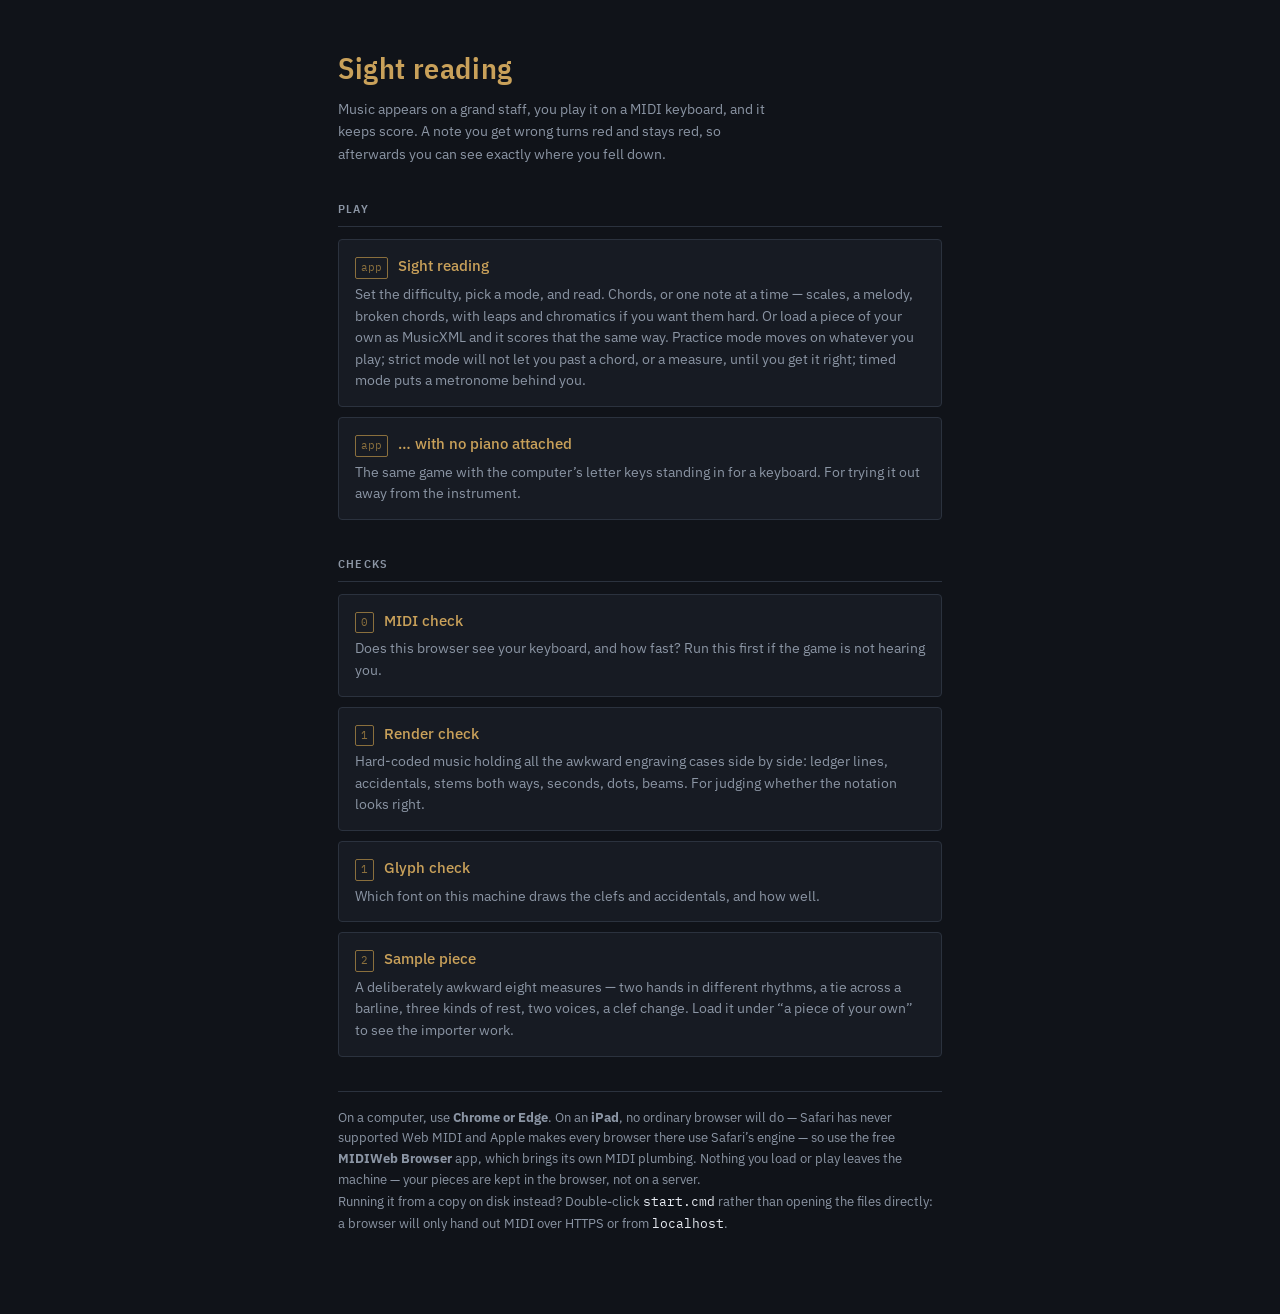
<file: index.html>
<!doctype html>
<html lang="en">
<head>
<meta charset="utf-8">
<meta name="viewport" content="width=device-width, initial-scale=1">
<title>Sight reading</title>
<link rel="stylesheet" href="https://fonts.googleapis.com/css2?family=IBM+Plex+Mono:wght@400;500&family=IBM+Plex+Sans+Condensed:wght@600&family=IBM+Plex+Sans:wght@400;500&display=swap">
<style>
:root{
  --ground:#101319; --panel:#171b23; --panel-hi:#1e242e; --line:#2b323e;
  --ink:#e7ebf2; --dim:#8b95a4; --brass:#c9a15a; --brass-soft:#8a6f3d;
  --sans:"IBM Plex Sans",system-ui,-apple-system,"Segoe UI",sans-serif;
  --cond:"IBM Plex Sans Condensed","IBM Plex Sans",system-ui,sans-serif;
  --mono:"IBM Plex Mono",ui-monospace,Consolas,monospace;
}
*{box-sizing:border-box}
body{margin:0;background:var(--ground);color:var(--ink);
  font-family:var(--sans);font-size:15px;line-height:1.6}
.wrap{max-width:640px;margin:0 auto;padding:44px 18px 80px}
h1{font-family:var(--cond);font-weight:600;font-size:30px;margin:0 0 6px;
  letter-spacing:.02em;color:var(--brass)}
.tag{color:var(--dim);font-size:14px;margin:0 0 34px;max-width:54ch}
h2{font-family:var(--cond);font-weight:600;text-transform:uppercase;
  letter-spacing:.1em;font-size:12px;color:var(--dim);
  margin:0 0 12px;padding-bottom:8px;border-bottom:1px solid var(--line)}
h2.later{margin-top:34px}
ul{list-style:none;margin:0;padding:0;display:flex;flex-direction:column;gap:10px}
a.card{display:block;text-decoration:none;color:inherit;
  background:var(--panel);border:1px solid var(--line);border-radius:4px;padding:14px 16px}
a.card:hover{border-color:var(--brass-soft);background:var(--panel-hi)}
a.card:focus-visible{outline:2px solid var(--brass);outline-offset:2px}
.ct{display:flex;align-items:baseline;gap:10px;flex-wrap:wrap}
.ph{font-family:var(--mono);font-size:11px;color:var(--brass-soft);
  border:1px solid var(--brass-soft);border-radius:2px;padding:1px 5px}
.cn{font-weight:500;color:var(--brass)}
.cd{color:var(--dim);font-size:13.5px;margin:5px 0 0}
footer{margin-top:34px;color:var(--dim);font-size:13px;border-top:1px solid var(--line);padding-top:16px}
code{font-family:var(--mono);font-size:12.5px;color:var(--ink)}
</style>
</head>
<body>
<div class="wrap">
  <h1>Sight reading</h1>
  <p class="tag">Music appears on a grand staff, you play it on a MIDI keyboard, and it keeps
    score. A note you get wrong turns red and stays red, so afterwards you can see exactly
    where you fell down.</p>

  <h2>Play</h2>
  <ul>
    <li><a class="card" href="play/">
      <span class="ct"><span class="ph">app</span><span class="cn">Sight reading</span></span>
      <p class="cd">Set the difficulty, pick a mode, and read. Chords, or one note at a time
        &mdash; scales, a melody, broken chords, with leaps and chromatics if you want them
        hard. Or load a piece of your own as MusicXML and it scores that the same way. Practice
        mode moves on whatever you play; strict mode will not let you past a chord, or a
        measure, until you get it right; timed mode puts a metronome behind you.</p>
    </a></li>
    <li><a class="card" href="play/?keys=1">
      <span class="ct"><span class="ph">app</span><span class="cn">&hellip; with no piano attached</span></span>
      <p class="cd">The same game with the computer&rsquo;s letter keys standing in for a
        keyboard. For trying it out away from the instrument.</p>
    </a></li>
  </ul>

  <h2 class="later">Checks</h2>
  <ul>
    <li><a class="card" href="spikes/midi-check/">
      <span class="ct"><span class="ph">0</span><span class="cn">MIDI check</span></span>
      <p class="cd">Does this browser see your keyboard, and how fast? Run this first if the
        game is not hearing you.</p>
    </a></li>
    <li><a class="card" href="spikes/render-check/">
      <span class="ct"><span class="ph">1</span><span class="cn">Render check</span></span>
      <p class="cd">Hard-coded music holding all the awkward engraving cases side by side:
        ledger lines, accidentals, stems both ways, seconds, dots, beams. For judging whether
        the notation looks right.</p>
    </a></li>
    <li><a class="card" href="spikes/glyph-check/">
      <span class="ct"><span class="ph">1</span><span class="cn">Glyph check</span></span>
      <p class="cd">Which font on this machine draws the clefs and accidentals, and how well.</p>
    </a></li>
    <li><a class="card" href="spikes/import-check/sample.musicxml" download>
      <span class="ct"><span class="ph">2</span><span class="cn">Sample piece</span></span>
      <p class="cd">A deliberately awkward eight measures &mdash; two hands in different
        rhythms, a tie across a barline, three kinds of rest, two voices, a clef change. Load it
        under &ldquo;a piece of your own&rdquo; to see the importer work.</p>
    </a></li>
  </ul>

  <footer>On a computer, use <b>Chrome or Edge</b>. On an <b>iPad</b>, no ordinary browser will
    do &mdash; Safari has never supported Web MIDI and Apple makes every browser there use
    Safari&rsquo;s engine &mdash; so use the free <b>MIDIWeb Browser</b> app, which brings its own
    MIDI plumbing. Nothing you load or play leaves the machine &mdash; your pieces are kept in the
    browser, not on a server.
    <br>Running it from a copy on disk instead? Double-click <code>start.cmd</code> rather than
    opening the files directly: a browser will only hand out MIDI over HTTPS or from
    <code>localhost</code>.</footer>
</div>
</body>
</html>
</file>
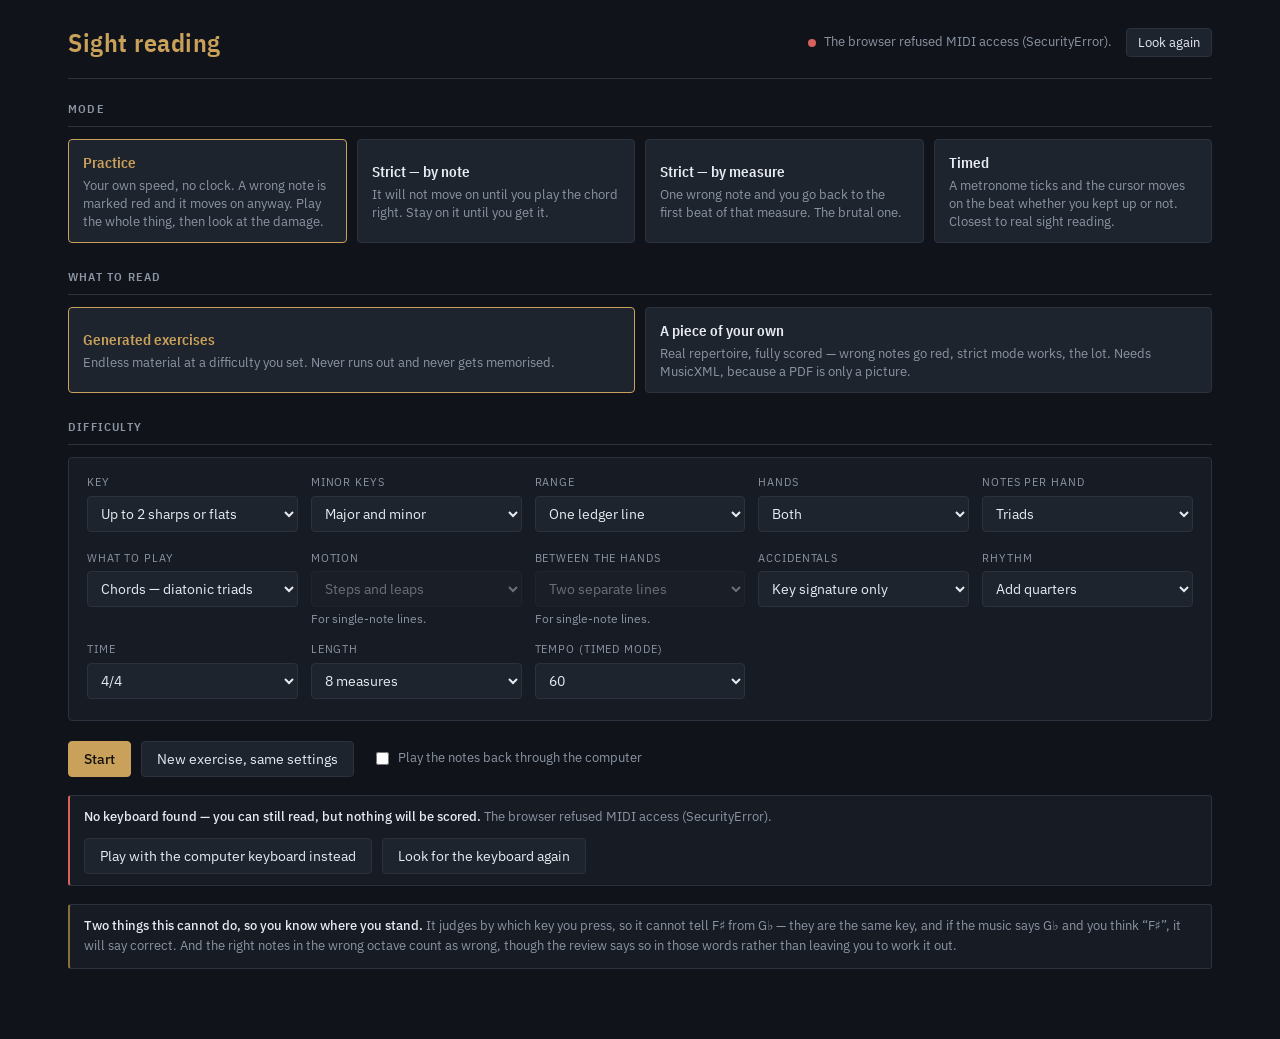
<file: play/index.html>
<!doctype html>
<html lang="en">
<head>
<meta charset="utf-8">
<meta name="viewport" content="width=device-width, initial-scale=1">
<title>Sight reading</title>
<link rel="stylesheet" href="https://fonts.googleapis.com/css2?family=IBM+Plex+Mono:wght@400;500&family=IBM+Plex+Sans+Condensed:wght@600&family=IBM+Plex+Sans:wght@400;500&display=swap">
<link rel="stylesheet" href="style.css">
<link rel="stylesheet" href="score.css">
</head>
<body>
<div class="wrap">

  <div class="top">
    <h1>Sight reading</h1>
    <div class="grow"></div>
    <div class="status"><span class="dot" id="dot"></span><span id="statusText">Looking for your keyboard&hellip;</span></div>
    <button id="retry" class="hide" style="padding:5px 11px;font-size:13px">Look again</button>
    <select id="device" class="hide" style="width:auto"></select>
  </div>

  <!-- ------------------------------------------------------------- setup -->
  <section id="setup">
    <h2>Mode</h2>
    <div class="modes" style="margin-bottom:24px">
      <button class="mode" data-mode="practice" aria-pressed="true">
        <span class="mt">Practice</span>
        <span class="md">Your own speed, no clock. A wrong note is marked red and it moves on
          anyway. Play the whole thing, then look at the damage.</span>
      </button>
      <button class="mode" data-mode="strict-note" aria-pressed="false">
        <span class="mt">Strict &mdash; by note</span>
        <span class="md">It will not move on until you play the chord right. Stay on it until
          you get it.</span>
      </button>
      <button class="mode" data-mode="strict-measure" aria-pressed="false">
        <span class="mt">Strict &mdash; by measure</span>
        <span class="md">One wrong note and you go back to the first beat of that measure.
          The brutal one.</span>
      </button>
      <button class="mode" data-mode="timed" aria-pressed="false">
        <span class="mt">Timed</span>
        <span class="md">A metronome ticks and the cursor moves on the beat whether you kept up
          or not. Closest to real sight reading.</span>
      </button>
    </div>

    <h2>What to read</h2>
    <div class="modes" style="margin-bottom:24px">
      <button class="mode" data-source="generated" aria-pressed="true">
        <span class="mt">Generated exercises</span>
        <span class="md">Endless material at a difficulty you set. Never runs out and never
          gets memorised.</span>
      </button>
      <button class="mode" data-source="imported" aria-pressed="false">
        <span class="mt">A piece of your own</span>
        <span class="md">Real repertoire, fully scored &mdash; wrong notes go red, strict mode
          works, the lot. Needs MusicXML, because a PDF is only a picture.</span>
      </button>
    </div>

    <section id="library" class="hide" style="margin-bottom:24px">
      <div class="panel">
        <div class="row" style="margin-bottom:12px">
          <label class="filebtn">
            <input type="file" id="file" accept=".xml,.musicxml,.mxl" multiple hidden>
            <span>Add a piece&hellip;</span>
          </label>
          <span class="dim small">MusicXML &mdash; <code>.musicxml</code>, <code>.mxl</code>
            or <code>.xml</code></span>
        </div>
        <div id="pieces"></div>
        <p id="importError" class="prompt bad"></p>
        <div class="grid" id="pieceRange" style="margin-top:14px"></div>
      </div>
      <div class="note-box">
        <b>Only a PDF of the piece?</b> A PDF is a picture of music: nothing in it says which
        notes are which, so nothing could be marked right or wrong. Convert it first with
        <b>Audiveris</b>, which is free, runs on your own machine and writes MusicXML. Open the
        PDF in it, let it read the page, fix anything it got wrong, and export. MuseScore is
        also free and exports MusicXML from anything you can open or enter in it.
      </div>
    </section>

    <h2 id="difficultyHeading">Difficulty</h2>
    <div class="panel" id="difficulty" style="margin-bottom:20px">
      <div class="grid" id="settings"></div>
    </div>

    <div class="row">
      <button class="primary" id="start">Start</button>
      <button id="again">New exercise, same settings</button>
      <label class="row small dim" style="gap:6px;margin-left:8px">
        <input type="checkbox" id="sound"> Play the notes back through the computer
      </label>
    </div>

    <div class="note-box hide" id="noMidi" style="border-left-color:#d8615c">
      <b>No keyboard found &mdash; you can still read, but nothing will be scored.</b>
      <span id="noMidiWhy"></span>
      <div class="row" style="margin-top:10px">
        <button id="useKeys">Play with the computer keyboard instead</button>
        <button id="retry2">Look for the keyboard again</button>
      </div>
    </div>

    <div class="note-box">
      <b>Two things this cannot do, so you know where you stand.</b>
      It judges by which key you press, so it cannot tell F&#9839; from G&#9837; &mdash; they are
      the same key, and if the music says G&#9837; and you think &ldquo;F&#9839;&rdquo;, it will
      say correct. And the right notes in the wrong octave count as wrong, though the review
      says so in those words rather than leaving you to work it out.
    </div>
  </section>

  <!-- ------------------------------------------------------------- playing -->
  <section id="playing" class="hide">
    <div class="hud">
      <div class="item"><span id="hKeyLabel">Key</span><b id="hKey">&mdash;</b></div>
      <div class="item">Measure<b id="hMeasure">&mdash;</b></div>
      <div class="item">Accuracy<b id="hAcc">&mdash;</b></div>
      <div class="item">Streak<b id="hStreak">0</b></div>
      <div class="item" id="tempoBox" style="display:none">Tempo<b id="hTempo">&mdash;</b></div>
      <div class="grow"></div>
      <div class="row">
        <button id="stop">Give up</button>
      </div>
    </div>

    <div class="paper"><svg id="score"></svg></div>
    <p class="prompt" id="prompt"></p>
    <div class="held" id="heldKeys"></div>
  </section>

  <!-- ------------------------------------------------------------- review -->
  <section id="review" class="hide">
    <h2>How it went</h2>
    <div class="stats" id="stats"></div>

    <div class="paper" style="margin-bottom:20px"><svg id="reviewScore"></svg></div>

    <div class="row" style="margin-bottom:24px">
      <button class="primary" id="rAgain">Run it again</button>
      <button id="rNew">A new exercise</button>
      <button id="rMisses">Practise the misses</button>
      <button id="rBack">Change the settings</button>
    </div>

    <h2>Every miss, in order</h2>
    <div class="panel">
      <table class="misses">
        <thead><tr><th>Where</th><th>On the page</th><th>You played</th><th></th></tr></thead>
        <tbody id="missList"></tbody>
      </table>
    </div>
  </section>

</div>

<script src="music.js"></script>
<script src="musicxml.js"></script>
<script src="render.js"></script>
<script src="generate.js"></script>
<script src="midi.js"></script>
<script src="judge.js"></script>
<script src="sound.js"></script>
<script src="app.js"></script>
</body>
</html>
</file>
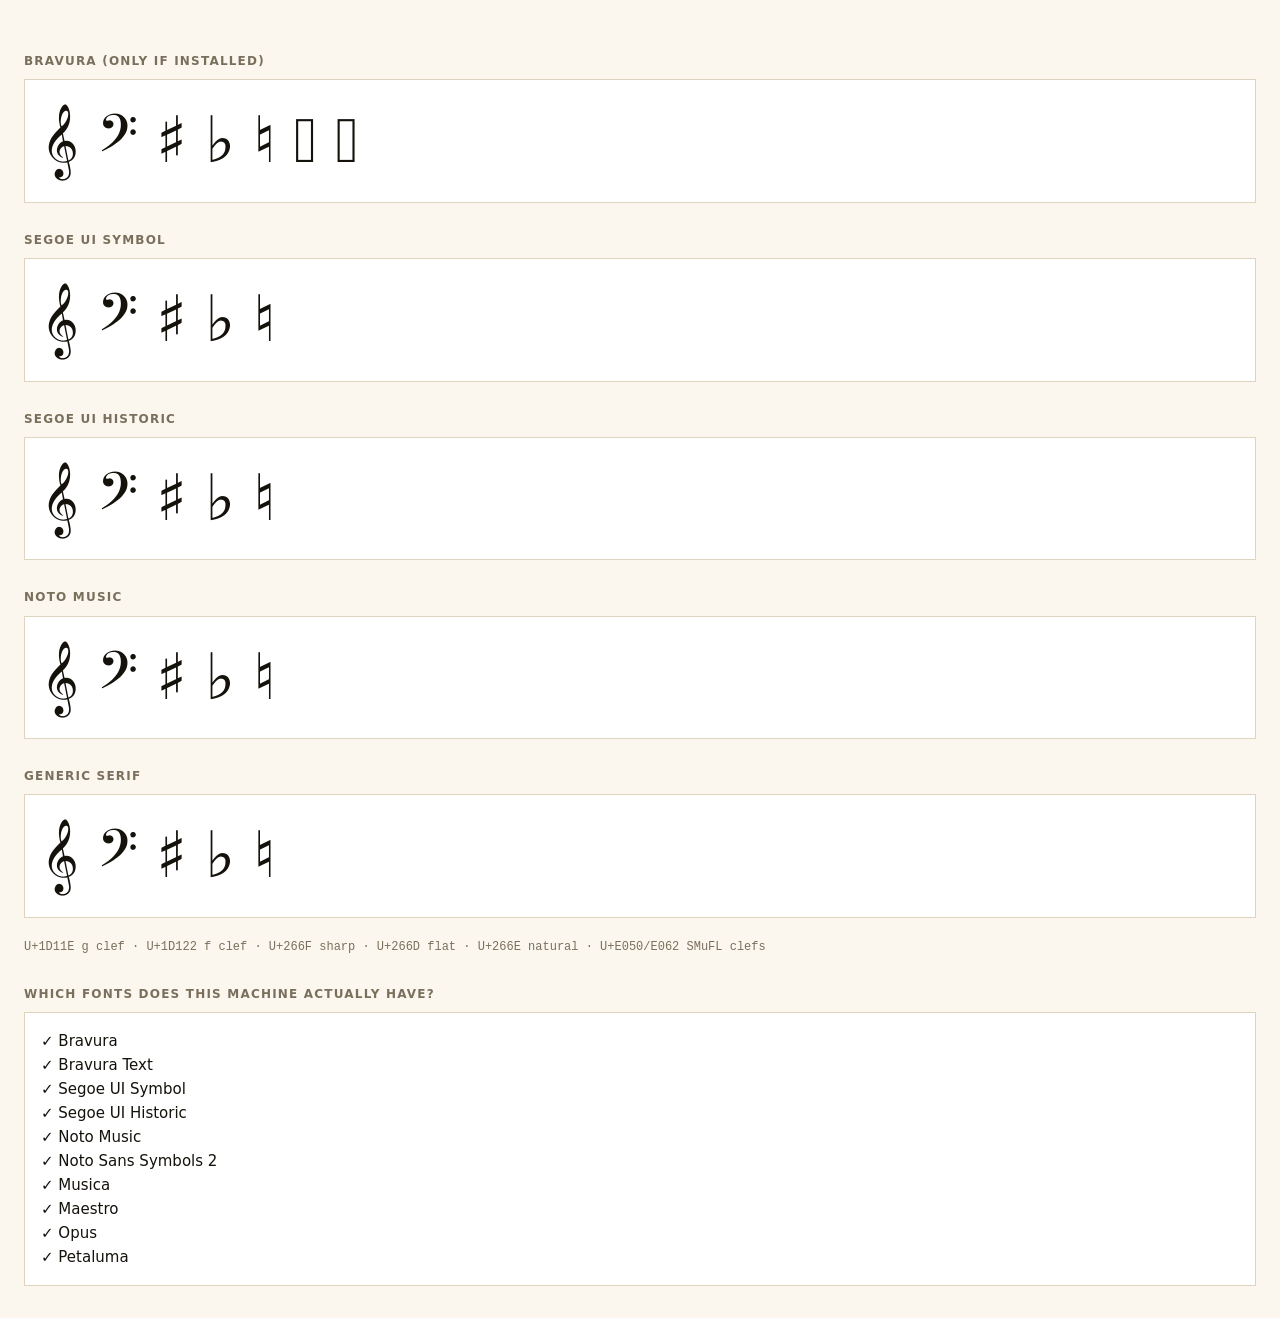
<file: spikes/glyph-check/index.html>
<!doctype html>
<html lang="en">
<head>
<meta charset="utf-8">
<title>Glyph check</title>
<style>
body{margin:0;background:#fbf7ee;color:#15120c;font:15px/1.6 system-ui,sans-serif;padding:24px}
h2{font-size:12px;text-transform:uppercase;letter-spacing:.1em;color:#7a6f5c;margin:28px 0 8px}
.box{background:#fff;border:1px solid #ddd3bf;padding:16px;margin-bottom:8px}
.glyphs span{font-size:64px;line-height:1.4;margin-right:18px;display:inline-block}
.f1{font-family:"Bravura","Bravura Text"}
.f2{font-family:"Segoe UI Symbol"}
.f3{font-family:"Segoe UI Historic"}
.f4{font-family:"Noto Music","Noto Sans Symbols 2"}
.f5{font-family:serif}
code{font:12px ui-monospace,Consolas,monospace;color:#7a6f5c}
</style>
</head>
<body>
<h2>Bravura (only if installed)</h2>
<div class="box glyphs f1"><span>&#x1D11E;</span><span>&#x1D122;</span><span>&#x266F;</span><span>&#x266D;</span><span>&#x266E;</span><span>&#xE050;</span><span>&#xE062;</span></div>
<h2>Segoe UI Symbol</h2>
<div class="box glyphs f2"><span>&#x1D11E;</span><span>&#x1D122;</span><span>&#x266F;</span><span>&#x266D;</span><span>&#x266E;</span></div>
<h2>Segoe UI Historic</h2>
<div class="box glyphs f3"><span>&#x1D11E;</span><span>&#x1D122;</span><span>&#x266F;</span><span>&#x266D;</span><span>&#x266E;</span></div>
<h2>Noto Music</h2>
<div class="box glyphs f4"><span>&#x1D11E;</span><span>&#x1D122;</span><span>&#x266F;</span><span>&#x266D;</span><span>&#x266E;</span></div>
<h2>Generic serif</h2>
<div class="box glyphs f5"><span>&#x1D11E;</span><span>&#x1D122;</span><span>&#x266F;</span><span>&#x266D;</span><span>&#x266E;</span></div>
<p><code>U+1D11E g clef &middot; U+1D122 f clef &middot; U+266F sharp &middot; U+266D flat &middot; U+266E natural &middot; U+E050/E062 SMuFL clefs</code></p>
<h2>Which fonts does this machine actually have?</h2>
<div class="box"><div id="have"></div></div>
<script>
const probe = ["Bravura","Bravura Text","Segoe UI Symbol","Segoe UI Historic","Noto Music",
               "Noto Sans Symbols 2","Musica","Maestro","Opus","Petaluma"];
const out = [];
for (const f of probe) {
  let ok = false;
  try { ok = document.fonts.check("64px \"" + f + "\""); } catch (e) { ok = false; }
  out.push((ok ? "&#10003; " : "&#10007; ") + f);
}
document.getElementById("have").innerHTML = out.join("<br>");
</script>
</body>
</html>
</file>
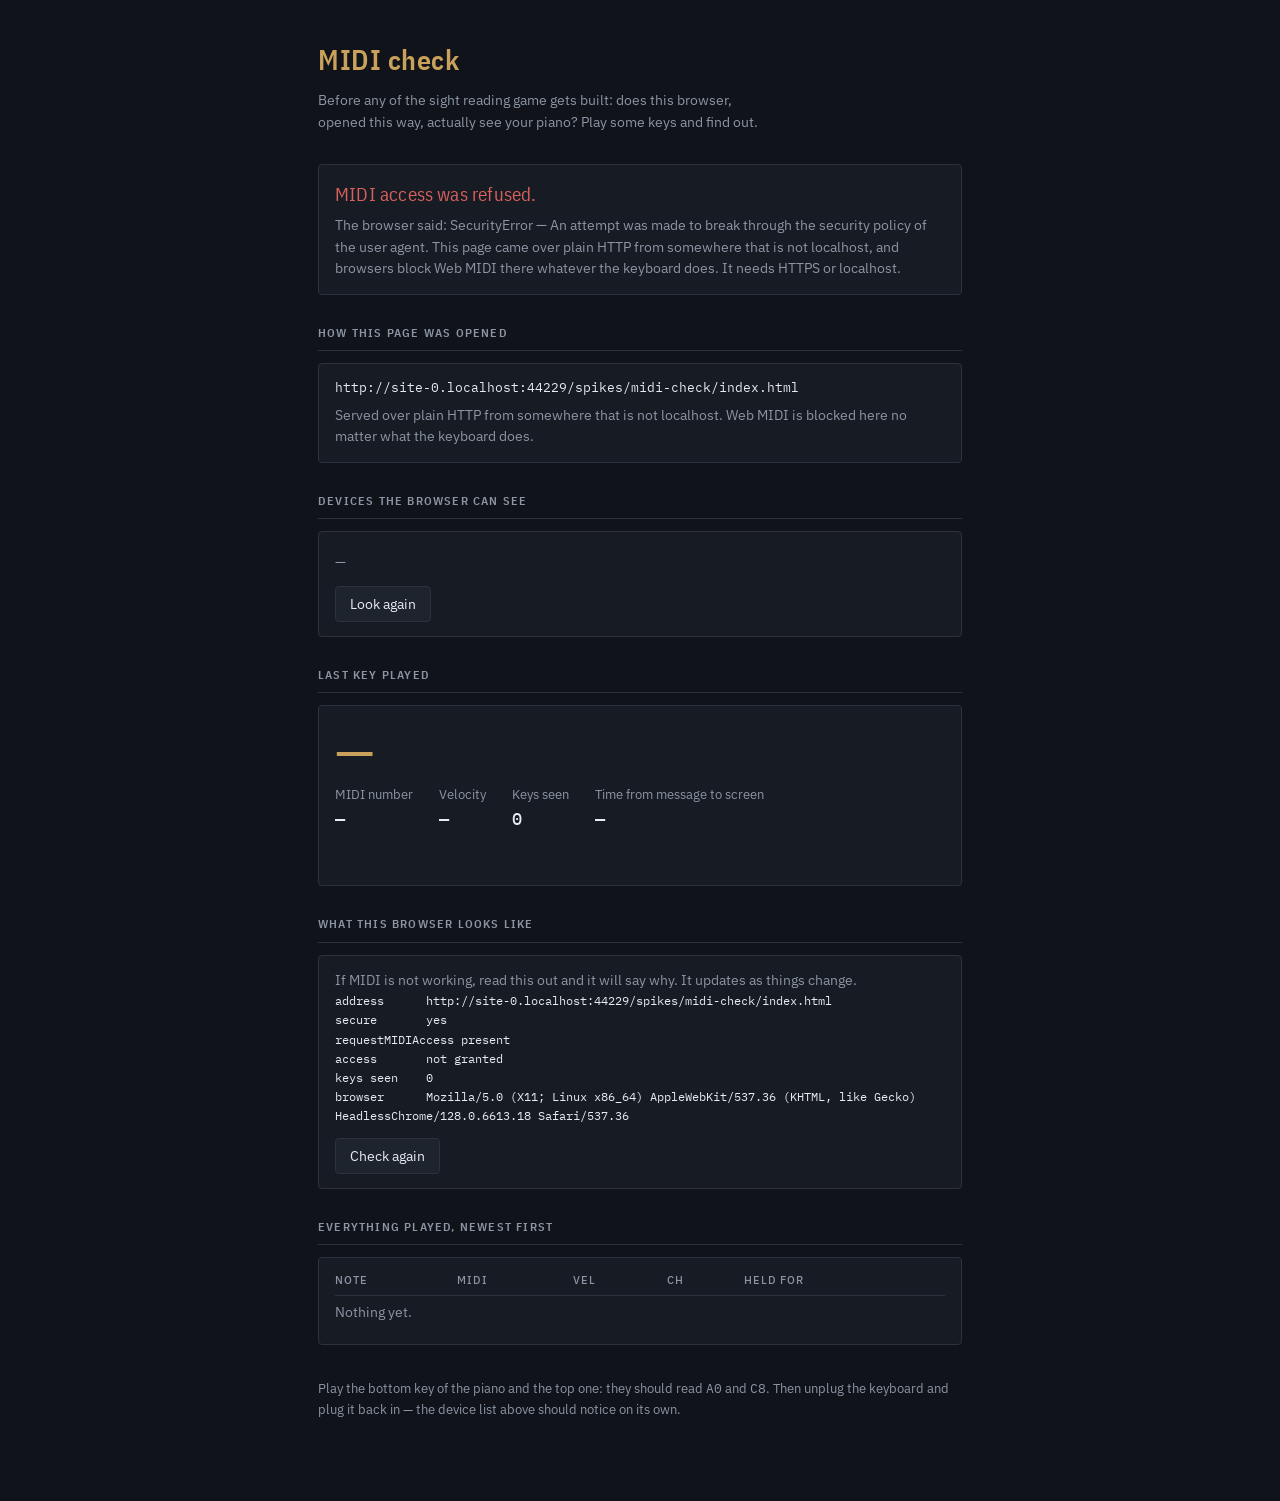
<file: spikes/midi-check/index.html>
<!doctype html>
<html lang="en">
<head>
<meta charset="utf-8">
<meta name="viewport" content="width=device-width, initial-scale=1">
<title>MIDI check</title>
<link rel="stylesheet" href="https://fonts.googleapis.com/css2?family=IBM+Plex+Mono:wght@400;500&family=IBM+Plex+Sans+Condensed:wght@600&family=IBM+Plex+Sans:wght@400;500&display=swap">
<style>
:root{
  --ground:#101319; --panel:#171b23; --panel-hi:#1e242e; --line:#2b323e;
  --ink:#e7ebf2; --dim:#8b95a4; --brass:#c9a15a; --brass-soft:#8a6f3d;
  --good:#6fbf73; --bad:#d8615c;
  --sans:"IBM Plex Sans",system-ui,-apple-system,"Segoe UI",sans-serif;
  --cond:"IBM Plex Sans Condensed","IBM Plex Sans",system-ui,sans-serif;
  --mono:"IBM Plex Mono",ui-monospace,Consolas,monospace;
}
*{box-sizing:border-box}
body{margin:0;background:var(--ground);color:var(--ink);
  font-family:var(--sans);font-size:15px;line-height:1.6}
.wrap{max-width:680px;margin:0 auto;padding:38px 18px 80px}
h1{font-family:var(--cond);font-weight:600;font-size:28px;margin:0 0 6px;
  letter-spacing:.02em;color:var(--brass)}
.tag{color:var(--dim);font-size:14px;margin:0 0 30px;max-width:56ch}
h2{font-family:var(--cond);font-weight:600;text-transform:uppercase;
  letter-spacing:.1em;font-size:12px;color:var(--dim);
  margin:28px 0 12px;padding-bottom:8px;border-bottom:1px solid var(--line)}
.panel{background:var(--panel);border:1px solid var(--line);border-radius:4px;padding:14px 16px}
.verdict{font-family:var(--cond);font-size:19px;letter-spacing:.01em}
.verdict.ok{color:var(--good)} .verdict.no{color:var(--bad)} .verdict.wait{color:var(--brass)}
.note{color:var(--dim);font-size:13.5px;margin:6px 0 0}
.mono{font-family:var(--mono)}
table{border-collapse:collapse;width:100%;font-size:13.5px}
th{text-align:left;font-weight:500;color:var(--dim);font-size:11px;
  text-transform:uppercase;letter-spacing:.08em;padding:0 10px 6px 0;border-bottom:1px solid var(--line)}
td{padding:6px 10px 6px 0;border-bottom:1px solid var(--line);font-family:var(--mono)}
tr:last-child td{border-bottom:none}
.big{font-family:var(--cond);font-size:56px;line-height:1.1;color:var(--brass);margin:0}
.held{display:flex;flex-wrap:wrap;gap:6px;margin-top:10px;min-height:28px}
.key{font-family:var(--mono);font-size:12px;background:var(--panel-hi);
  border:1px solid var(--brass-soft);color:var(--brass);border-radius:3px;padding:2px 7px}
button{font-family:var(--sans);font-size:14px;color:var(--ink);background:var(--panel-hi);
  border:1px solid var(--line);border-radius:4px;padding:8px 14px;cursor:pointer}
button:hover{border-color:var(--brass-soft)}
.row{display:flex;gap:10px;align-items:center;flex-wrap:wrap}
.stat{display:flex;gap:26px;flex-wrap:wrap;margin-top:4px}
.stat div{font-size:13px;color:var(--dim)}
.stat b{display:block;font-family:var(--mono);font-size:17px;color:var(--ink);font-weight:500}
footer{margin-top:34px;color:var(--dim);font-size:13px}
a{color:var(--brass)}
</style>
</head>
<body>
<div class="wrap">
  <h1>MIDI check</h1>
  <p class="tag">Before any of the sight reading game gets built: does this browser, opened this
    way, actually see your piano? Play some keys and find out.</p>

  <div class="panel">
    <div id="verdict" class="verdict wait">Asking the browser for MIDI access&hellip;</div>
    <p id="verdictNote" class="note"></p>
  </div>

  <h2>How this page was opened</h2>
  <div class="panel">
    <div class="mono" id="origin" style="font-size:13px;word-break:break-all"></div>
    <p class="note" id="originNote"></p>
  </div>

  <h2>Devices the browser can see</h2>
  <div class="panel">
    <div id="devices" class="note">&mdash;</div>
    <div class="row" style="margin-top:12px">
      <button id="rescan">Look again</button>
    </div>
  </div>

  <h2>Last key played</h2>
  <div class="panel">
    <p class="big" id="lastNote">&mdash;</p>
    <div class="stat">
      <div>MIDI number<b id="lastNum">&mdash;</b></div>
      <div>Velocity<b id="lastVel">&mdash;</b></div>
      <div>Keys seen<b id="count">0</b></div>
      <div>Time from message to screen<b id="lag">&mdash;</b></div>
    </div>
    <div class="held" id="held"></div>
  </div>

  <h2>What this browser looks like</h2>
  <div class="panel">
    <p class="note" style="margin-top:0">If MIDI is not working, read this out and it will say
      why. It updates as things change.</p>
    <pre id="diag" class="mono" style="font-size:12px;white-space:pre-wrap;word-break:break-word;
      margin:0;color:var(--ink)"></pre>
    <div class="row" style="margin-top:12px"><button id="recheck">Check again</button></div>
  </div>

  <h2>Everything played, newest first</h2>
  <div class="panel">
    <table>
      <thead><tr><th>Note</th><th>MIDI</th><th>Vel</th><th>Ch</th><th>Held for</th></tr></thead>
      <tbody id="log"><tr><td colspan="5" style="font-family:var(--sans);color:var(--dim)">Nothing yet.</td></tr></tbody>
    </table>
  </div>

  <footer>
    Play the bottom key of the piano and the top one: they should read <span class="mono">A0</span>
    and <span class="mono">C8</span>. Then unplug the keyboard and plug it back in &mdash; the device
    list above should notice on its own.
  </footer>
</div>

<script>
const NAMES = ["C","C#","D","D#","E","F","F#","G","G#","A","A#","B"];
function noteName(n){ return NAMES[n % 12] + (Math.floor(n / 12) - 1); }

const $ = id => document.getElementById(id);
let access = null, count = 0, lags = [], where = "unknown";
const held = new Map();        // midi number -> {t, name}
const rows = [];

// --- where are we running from -------------------------------------------------
(function describeOrigin(){
  const p = location.protocol;
  $("origin").textContent = location.href;
  let msg;
  if (p === "file:") {
    where = "file";
    msg = "Opened straight off the disk. Chrome usually counts this as a secure context, but if " +
          "MIDI is refused below, that is why — use the hosted copy, or start.cmd, instead.";
  } else if (location.hostname === "localhost" || location.hostname === "127.0.0.1") {
    where = "localhost";
    msg = "Served from localhost. This is always a secure context; MIDI should be allowed.";
  } else if (p === "https:") {
    where = "https";
    msg = "Served over HTTPS. This is a secure context; MIDI should be allowed.";
  } else {
    where = "http";
    msg = "Served over plain HTTP from somewhere that is not localhost. Web MIDI is blocked here " +
          "no matter what the keyboard does.";
  }
  $("originNote").textContent = msg;
})();

// --- verdict -------------------------------------------------------------------
function verdict(state, text, note){
  const v = $("verdict");
  v.className = "verdict " + state;
  v.textContent = text;
  $("verdictNote").textContent = note || "";
}

// --- devices -------------------------------------------------------------------

// Web MIDI changed shape early on. Chrome gives a Map; the shims that add Web MIDI to
// browsers lacking it are built on the older spec and give a function or an array.
function portsOf(which){
  const raw = access && access[which];
  if (!raw) return [];
  const list =
    typeof raw === "function" ? [...raw.call(access)] :
    typeof raw.values === "function" ? [...raw.values()] :
    typeof raw.length === "number" ? [...raw] : [];
  list.forEach((p, i) => { if (p && !p.id) p.id = "port" + i + "-" + (p.name || "midi"); });
  return list;
}
function inputsOf(){ return portsOf("inputs"); }

// Keep checking until it is true, or the time is up.
function waitFor(test, timeoutMs){
  return new Promise(resolve => {
    if (test()) return resolve(true);
    let waited = 0;
    const t = setInterval(() => {
      if (test()) { clearInterval(t); return resolve(true); }
      waited += 120;
      if (waited >= timeoutMs) { clearInterval(t); resolve(false); }
    }, 120);
  });
}

function listDevices(){
  if (!access) return;
  const ins = inputsOf();
  const outs = portsOf("outputs");
  const el = $("devices");
  if (!ins.length) {
    el.innerHTML = "<b style='color:var(--bad)'>No MIDI inputs.</b> The browser has permission but " +
      "sees no keyboard. Check the USB cable, and that nothing else (a DAW, another browser tab) " +
      "has hold of the device." +
      (outs.length ? "<br>There are " + outs.length + " output(s), so the driver is at least alive." : "");
    return;
  }
  el.innerHTML = ins.map(i =>
    "<div style='color:var(--ink);font-family:var(--mono);font-size:13px;margin-bottom:4px'>" +
    "&#9679; " + escapeHtml(i.name || "(unnamed)") +
    "<span style='color:var(--dim)'> — " + escapeHtml(i.manufacturer || "unknown maker") +
    (i.state ? ", " + i.state + "/" + i.connection : "") + "</span></div>"
  ).join("");
}
function escapeHtml(s){ return String(s).replace(/[&<>"]/g, c => ({"&":"&amp;","<":"&lt;",">":"&gt;",'"':"&quot;"}[c])); }

// --- incoming notes ------------------------------------------------------------
function onMessage(ev){
  const shown = performance.now();
  const [status, d1, d2] = ev.data;
  const type = status & 0xf0, chan = (status & 0x0f) + 1;
  const isOn  = type === 0x90 && d2 > 0;
  const isOff = type === 0x80 || (type === 0x90 && d2 === 0);
  if (!isOn && !isOff) return;

  const name = noteName(d1);
  if (isOn) {
    count++;
    held.set(d1, { t: ev.timeStamp, name });
    const lag = shown - ev.timeStamp;
    if (lag >= 0 && lag < 500) { lags.push(lag); if (lags.length > 40) lags.shift(); }

    $("lastNote").textContent = name;
    $("lastNum").textContent = d1;
    $("lastVel").textContent = d2;
    $("count").textContent = count;
    if (lags.length) {
      const avg = lags.reduce((a,b) => a+b, 0) / lags.length;
      $("lag").textContent = avg.toFixed(1) + " ms";
    }
    rows.unshift({ name, num: d1, vel: d2, chan, on: ev.timeStamp, dur: null });
    if (rows.length > 24) rows.pop();
  } else {
    const h = held.get(d1);
    held.delete(d1);
    if (h) {
      const r = rows.find(r => r.num === d1 && r.dur === null);
      if (r) r.dur = ev.timeStamp - h.t;
    }
  }
  drawHeld();
  drawLog();
}

function drawHeld(){
  const el = $("held");
  const ns = [...held.keys()].sort((a,b) => a-b);
  el.innerHTML = ns.map(n => "<span class='key'>" + noteName(n) + "</span>").join("");
}

function drawLog(){
  $("log").innerHTML = rows.map(r =>
    "<tr><td style='color:var(--brass)'>" + r.name + "</td><td>" + r.num + "</td><td>" + r.vel +
    "</td><td>" + r.chan + "</td><td style='color:var(--dim)'>" +
    (r.dur === null ? "held" : Math.round(r.dur) + " ms") + "</td></tr>"
  ).join("") || "<tr><td colspan='5' style='font-family:var(--sans);color:var(--dim)'>Nothing yet.</td></tr>";
}

// --- connect -------------------------------------------------------------------
let attached = [];
function attach(){
  attached = [];
  for (const input of inputsOf()) {
    try { input.onmidimessage = onMessage; attached.push(input.name || input.id); } catch (e) {}
  }
}

// --- what is actually here ----------------------------------------------------
function shapeOf(v){
  if (v === undefined) return "missing";
  if (v === null) return "null";
  if (typeof v === "function") return "function (the old spec)";
  if (typeof v.values === "function" && typeof v.size === "number") return "Map of " + v.size + " (current spec)";
  if (typeof v.length === "number") return "array of " + v.length + " (the old spec)";
  return typeof v;
}

function diagnose(){
  const L = [];
  L.push("address      " + location.href);
  L.push("secure       " + (window.isSecureContext ? "yes" : "NO — MIDI is blocked without this"));
  L.push("requestMIDIAccess " + (navigator.requestMIDIAccess ? "present" : "MISSING"));
  L.push("access       " + (access ? "granted" : "not granted"));
  if (access) {
    L.push("inputs       " + shapeOf(access.inputs));
    L.push("outputs      " + shapeOf(access.outputs));
    L.push("onstatechange " + ("onstatechange" in access ? "supported" : "not supported"));
    const ins = inputsOf();
    L.push("devices      " + (ins.length ? ins.map(i => (i.name || "(unnamed)")).join(", ") : "none"));
    L.push("listening to " + (attached.length ? attached.join(", ") : "nothing"));
  }
  L.push("keys seen    " + count);
  L.push("browser      " + navigator.userAgent);
  $("diag").textContent = L.join("\n");
}

async function start(){
  diagnose();
  // Do not decide there is no Web MIDI the instant the page loads. An app that adds it to
  // a browser lacking it injects its code into the page, and that can land after this
  // script has already run — so asking once, immediately, is asking too early.
  if (!navigator.requestMIDIAccess) {
    verdict("wait", "Looking for Web MIDI…", "Some browsers add it a moment after the page loads.");
    await waitFor(() => !!navigator.requestMIDIAccess, 4000);
    diagnose();
  }
  if (!navigator.requestMIDIAccess) {
    const apple = /iPad|iPhone|iPod/.test(navigator.userAgent) ||
                  (navigator.platform === "MacIntel" && navigator.maxTouchPoints > 1);
    verdict("no", "This browser has no Web MIDI at all.", apple
      ? "Safari has never supported Web MIDI — declined in 2020 over fingerprinting, because " +
        "MIDI devices report identifying serial numbers — and Apple requires every browser on " +
        "an iPad to use Safari's engine, so Chrome and Firefox here have the same gap. The way " +
        "round it is the free MIDIWeb Browser app, which brings its own MIDI plumbing: open " +
        "this same address inside that and it works."
      : "Firefox needs a permission add-on for it and Safari does not have it. Open this page " +
        "in Chrome or Edge.");
    return;
  }
  verdict("wait", "Asking for MIDI access…", "Say yes to the permission prompt if one appears.");
  navigator.requestMIDIAccess({ sysex: false }).then(async a => {
    access = a;
    try { a.onstatechange = () => { listDevices(); attach(); settle(); }; } catch (e) {}
    attach();
    listDevices();
    settle();
    // A shim can hand back access before it has finished asking the system what is
    // plugged in, and may never fire onstatechange to say so later.
    if (!inputsOf().length) {
      await waitFor(() => inputsOf().length > 0, 5000);
      attach();
      listDevices();
      settle();
    }
  }).catch(err => {
    const said = "The browser said: " + err.name + " — " + err.message + " ";
    const secure = where === "localhost" || where === "https";
    verdict("no", "MIDI access was refused.", said + (
      secure
        ? "This page is allowed to ask, so something said no for you: either you dismissed the " +
          "permission prompt (reload and say Allow), MIDI is blocked for this site in Chrome's " +
          "site settings, or this is an embedded browser panel rather than real Chrome. Open " +
          "this same address in Chrome itself."
      : where === "file"
        ? "This page was opened straight off the disk, which is the likely cause. Use the hosted " +
          "copy, or double-click start.cmd in the project folder — both serve it from somewhere " +
          "the browser will allow MIDI."
        : "This page came over plain HTTP from somewhere that is not localhost, and browsers " +
          "block Web MIDI there whatever the keyboard does. It needs HTTPS or localhost."));
  });
}

function settle(){
  if (!access) return;
  const n = inputsOf().length;
  if (n) {
    verdict("ok", "MIDI is working — " + n + (n === 1 ? " input device." : " input devices."),
      "Play some keys. Everything below should react instantly.");
  } else {
    verdict("no", "Permission granted, but no keyboard is there.",
      "The browser is allowed to use MIDI, it just cannot see a device. Check the cable and that " +
      "no other program has the keyboard open, then press “Look again”.");
  }
  diagnose();
}

$("rescan").onclick = () => { if (access) { listDevices(); attach(); settle(); } else start(); };
$("recheck").onclick = () => { if (access) { listDevices(); attach(); settle(); } else start(); };
setInterval(diagnose, 1000);
start();
</script>
</body>
</html>
</file>
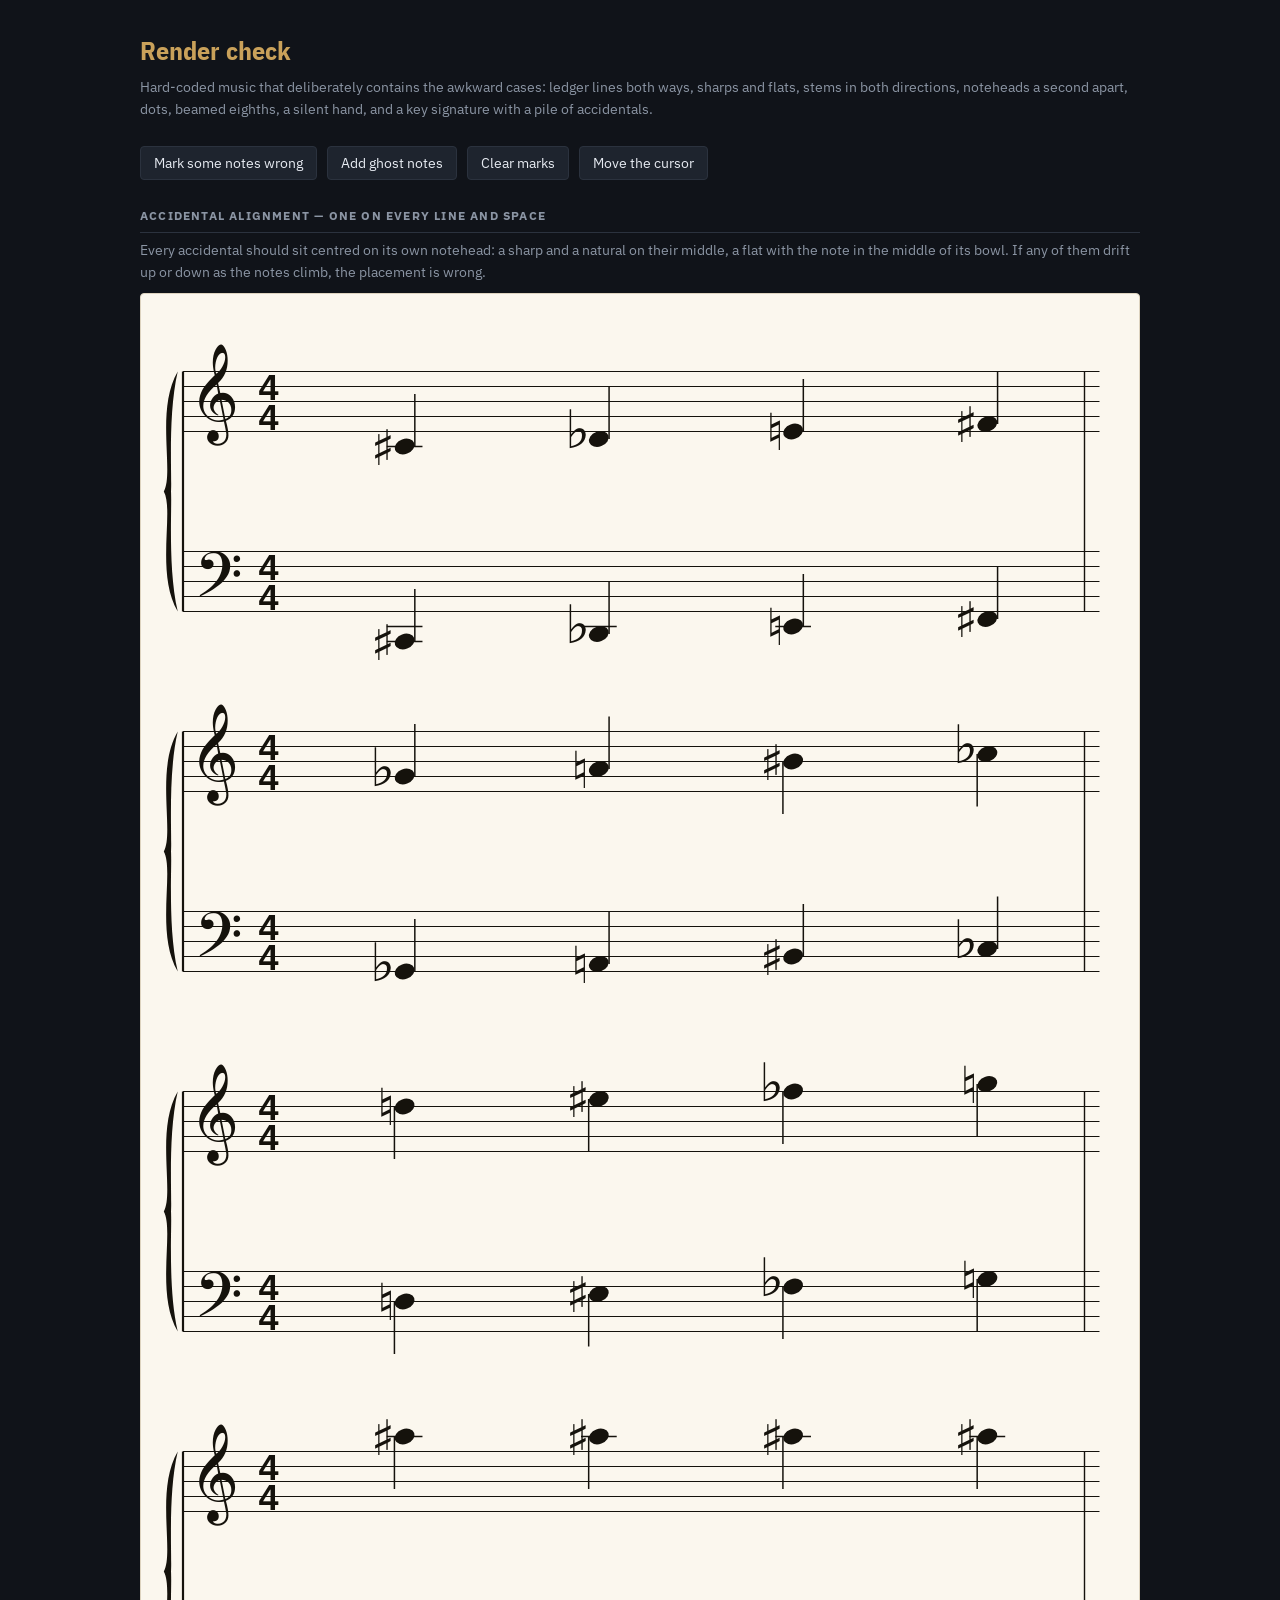
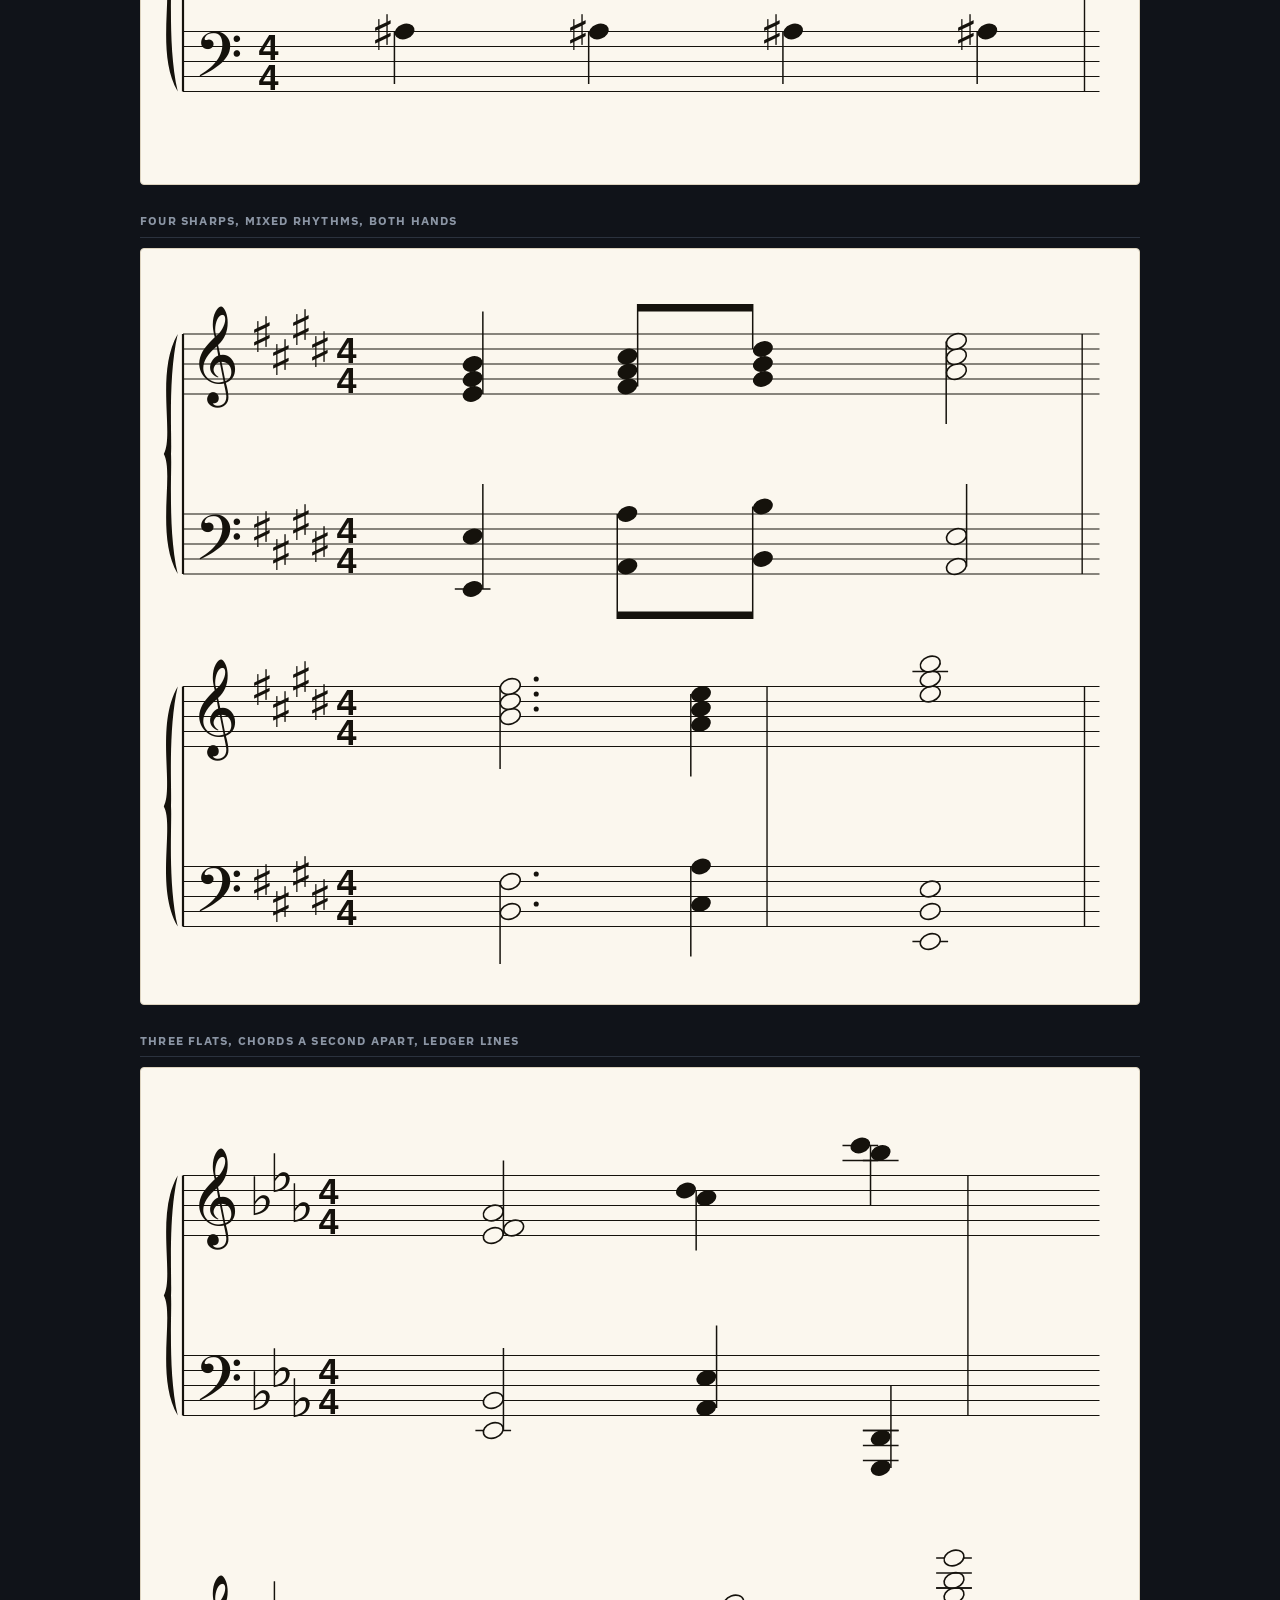
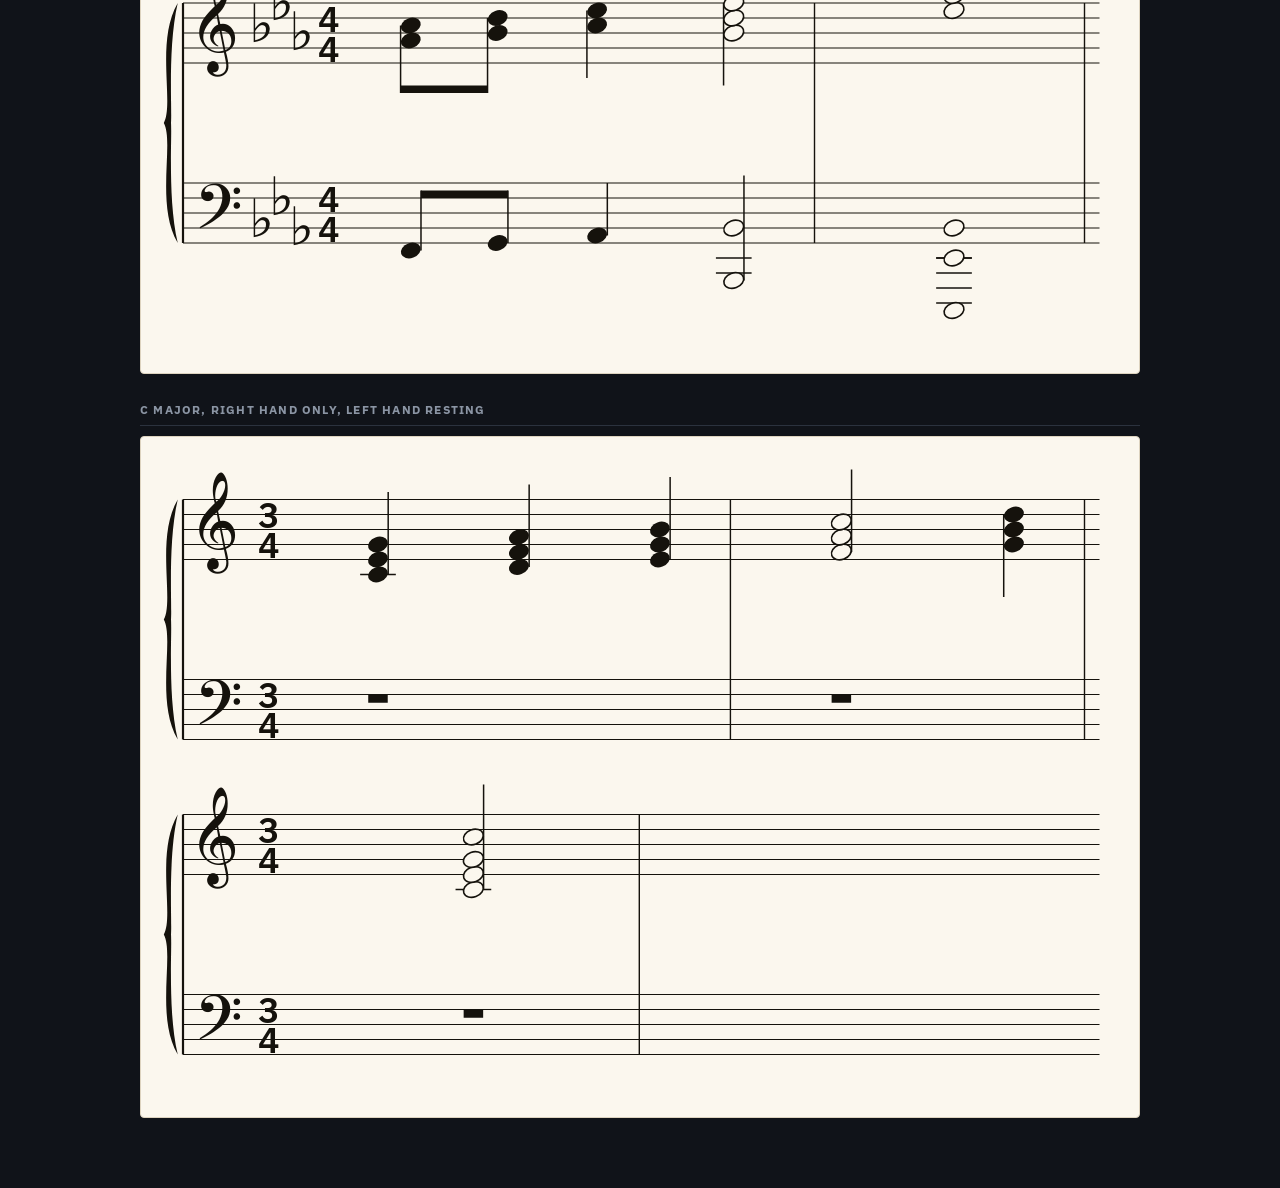
<file: spikes/render-check/index.html>
<!doctype html>
<html lang="en">
<head>
<meta charset="utf-8">
<meta name="viewport" content="width=device-width, initial-scale=1">
<title>Render check</title>
<link rel="stylesheet" href="https://fonts.googleapis.com/css2?family=IBM+Plex+Mono:wght@400;500&family=IBM+Plex+Sans+Condensed:wght@600&family=IBM+Plex+Sans:wght@400;500&display=swap">
<link rel="stylesheet" href="../../play/score.css">
<style>
body{margin:0;background:#101319;color:#e7ebf2;font:15px/1.6 "IBM Plex Sans",system-ui,sans-serif}
.wrap{max-width:1000px;margin:0 auto;padding:30px 18px 70px}
h1{font-family:"IBM Plex Sans Condensed",sans-serif;font-size:26px;color:#c9a15a;margin:0 0 4px}
p.tag{color:#8b95a4;font-size:14px;margin:0 0 26px}
h2{font-size:12px;text-transform:uppercase;letter-spacing:.1em;color:#8b95a4;
   margin:26px 0 10px;padding-bottom:6px;border-bottom:1px solid #2b323e}
.row{display:flex;gap:10px;align-items:center;flex-wrap:wrap;margin-bottom:12px}
button{font:14px "IBM Plex Sans",sans-serif;color:#e7ebf2;background:#1e242e;border:1px solid #2b323e;
  border-radius:4px;padding:7px 13px;cursor:pointer}
button:hover{border-color:#8a6f3d}
</style>
</head>
<body>
<div class="wrap">
  <h1>Render check</h1>
  <p class="tag">Hard-coded music that deliberately contains the awkward cases: ledger lines both
    ways, sharps and flats, stems in both directions, noteheads a second apart, dots, beamed
    eighths, a silent hand, and a key signature with a pile of accidentals.</p>

  <div class="row">
    <button id="mark">Mark some notes wrong</button>
    <button id="ghosts">Add ghost notes</button>
    <button id="clear">Clear marks</button>
    <button id="cursor">Move the cursor</button>
  </div>

  <h2>Accidental alignment &mdash; one on every line and space</h2>
  <p class="tag" style="margin:-4px 0 10px">Every accidental should sit centred on its own
    notehead: a sharp and a natural on their middle, a flat with the note in the middle of its
    bowl. If any of them drift up or down as the notes climb, the placement is wrong.</p>
  <div class="paper"><svg id="d"></svg></div>

  <h2>Four sharps, mixed rhythms, both hands</h2>
  <div class="paper"><svg id="a"></svg></div>

  <h2>Three flats, chords a second apart, ledger lines</h2>
  <div class="paper"><svg id="b"></svg></div>

  <h2>C major, right hand only, left hand resting</h2>
  <div class="paper"><svg id="c"></svg></div>
</div>

<script src="../../play/music.js"></script>
<script src="../../play/render.js"></script>
<script>
// Build a note from a name like "F#4" or "Bb3" or "C5".
const LET = { C: 0, D: 1, E: 2, F: 3, G: 4, A: 5, B: 6 };
function N(s) {
  const m = /^([A-G])(#|b)?(-?\d)$/.exec(s);
  return { step: LET[m[1]], alter: m[2] === "#" ? 1 : m[2] === "b" ? -1 : 0, octave: +m[3] };
}
function ns(str) { return str ? str.split(" ").map(N) : []; }

function build(fifths, timeSig, rows) {
  const events = [];
  let i = 0, measure = 1, beat = 1;
  for (const r of rows) {
    if (r === "|") { measure++; beat = 1; continue; }
    events.push({
      index: i++, measure, beat, beats: r.beats, dotted: !!r.dotted,
      treble: ns(r.t), bass: ns(r.b)
    });
    beat += r.beats;
  }
  return finishExercise({ fifths, minor: false, timeSig, events });
}

const exA = build(4, [4, 4], [
  { beats: 1, t: "E4 G#4 B4", b: "E2 E3" },
  { beats: 0.5, t: "F#4 A4 C#5", b: "A2 A3" },
  { beats: 0.5, t: "G#4 B4 D#5", b: "B2 B3" },
  { beats: 2, t: "A4 C#5 E5", b: "A2 E3" },
  "|",
  { beats: 3, dotted: true, t: "B4 D#5 F#5", b: "B2 F#3" },
  { beats: 1, t: "A4 C#5 E5", b: "C#3 A3" },
  "|",
  { beats: 4, t: "E5 G#5 B5", b: "E2 B2 E3" }
]);

const exB = build(-3, [4, 4], [
  { beats: 2, t: "Eb4 F4 Ab4", b: "Eb2 Bb2" },
  { beats: 1, t: "C5 D5", b: "Ab2 Eb3" },
  { beats: 1, t: "Bb5 C6", b: "G1 D2" },
  "|",
  { beats: 0.5, t: "Ab4 C5", b: "F2" },
  { beats: 0.5, t: "Bb4 D5", b: "G2" },
  { beats: 1, t: "C5 Eb5", b: "Ab2" },
  { beats: 2, t: "Bb4 D5 F5", b: "Bb1 Bb2" },
  "|",
  { beats: 4, t: "Eb5 G5 Bb5 Eb6", b: "Eb1 Eb2 Bb2" }
]);

const exC = build(0, [3, 4], [
  { beats: 1, t: "C4 E4 G4" },
  { beats: 1, t: "D4 F4 A4" },
  { beats: 1, t: "E4 G4 B4" },
  "|",
  { beats: 2, t: "F4 A4 C5" },
  { beats: 1, t: "G4 B4 D5" },
  "|",
  { beats: 3, t: "C4 E4 G4 C5" }
]);

// A note on every step of both staves, each carrying an accidental, so any drift shows up
// as the line climbs. Built directly rather than through the generator, and the
// accidentals are forced on rather than worked out from a key signature.
function alignmentTest() {
  const events = [];
  let i = 0, measure = 1, beat = 1;
  const alters = [1, -1, 0];
  for (let d = 28; d <= 40; d++) {          // C4 up to A5 in the treble
    const alter = alters[i % 3];
    const t = { step: ((d % 7) + 7) % 7, octave: Math.floor(d / 7), alter };
    const bd = d - 14;                       // the same run two octaves down
    const b = { step: ((bd % 7) + 7) % 7, octave: Math.floor(bd / 7), alter };
    if (beat > 4) { measure++; beat = 1; }
    events.push({ index: i++, measure, beat, beats: 1, dotted: false, treble: [t], bass: [b] });
    beat++;
  }
  while (events.length % 4) {
    const last = events[events.length - 1];
    if (beat > 4) { measure++; beat = 1; }
    events.push({ index: events.length, measure, beat, beats: 1, dotted: false,
                  treble: [last.treble[0]], bass: [last.bass[0]] });
    beat++;
  }
  const ex = finishExercise({ fifths: 0, minor: false, timeSig: [4, 4], events });
  for (const m of ex.measures)
    for (const k of ["treble", "bass"])
      for (const g of m.staves[k])
        for (const n of g.notes) n.showAccidental = n.alter;   // force every one to show
  return ex;
}
const exD = alignmentTest();

const rs = {};
const q = new URLSearchParams(location.search);
function drawAll() {
  const w = +(q.get("w") || 0) || Math.min(document.querySelector(".wrap").clientWidth - 24, 960);
  for (const [id, ex] of [["d", exD], ["a", exA], ["b", exB], ["c", exC]]) {
    if (!rs[id]) rs[id] = new StaffRenderer(document.getElementById(id));
    rs[id].render(ex, w, { space: +(q.get("space") || 15) });
  }
}
// ?raw=1 stops the paper shrinking the drawing to fit, so it can be inspected at full size.
if (q.get("raw")) {
  const s = document.createElement("style");
  s.textContent = ".paper svg{max-width:none}";
  document.head.appendChild(s);
}
drawAll();
addEventListener("resize", drawAll);

document.getElementById("mark").onclick = () => {
  rs.a.setHeadState(1, null, "wrong");
  rs.a.setHeadState(4, 71, "wrong");
  rs.a.setHeadState(0, null, "done");
  rs.b.setHeadState(2, null, "wrong");
  rs.c.setHeadState(3, 65, "wrong");
};
document.getElementById("ghosts").onclick = () => {
  rs.a.addGhost(1, 65, "treble");
  rs.b.addGhost(2, 45, "bass");
  rs.c.addGhost(3, 64, "treble");
};
document.getElementById("clear").onclick = () => { drawAll(); };
let ci = 0;
document.getElementById("cursor").onclick = () => {
  ci = (ci + 1) % exA.events.length;
  rs.a.cursorTo(ci);
};
</script>
</body>
</html>
</file>
<file: play/style.css>
/* style.css — the chrome around the music. */

:root{
  --ground:#101319; --panel:#171b23; --panel-hi:#1e242e; --line:#2b323e;
  --ink:#e7ebf2; --dim:#8b95a4; --brass:#c9a15a; --brass-soft:#8a6f3d;
  --good:#6fbf73; --bad:#d8615c;
  --sans:"IBM Plex Sans",system-ui,-apple-system,"Segoe UI",sans-serif;
  --cond:"IBM Plex Sans Condensed","IBM Plex Sans",system-ui,sans-serif;
  --mono:"IBM Plex Mono",ui-monospace,Consolas,monospace;
}
*{box-sizing:border-box}
html,body{margin:0;background:var(--ground);color:var(--ink);
  font-family:var(--sans);font-size:15px;line-height:1.6}
.wrap{max-width:1180px;margin:0 auto;padding:22px 18px 70px}

h1{font-family:var(--cond);font-weight:600;font-size:26px;margin:0;
  letter-spacing:.02em;color:var(--brass)}
h2{font-family:var(--cond);font-weight:600;text-transform:uppercase;
  letter-spacing:.1em;font-size:12px;color:var(--dim);
  margin:0 0 12px;padding-bottom:8px;border-bottom:1px solid var(--line)}
h3{font-family:var(--cond);font-weight:600;font-size:15px;margin:0 0 8px;color:var(--ink)}
p{margin:0 0 10px}
.dim{color:var(--dim)}
.small{font-size:13px}
a{color:var(--brass)}

/* ---------------------------------------------------------------- top bar */

.top{display:flex;align-items:center;gap:14px;flex-wrap:wrap;
  padding-bottom:14px;border-bottom:1px solid var(--line);margin-bottom:20px}
.top .grow{flex:1}
.status{display:flex;align-items:center;gap:8px;font-size:13px;color:var(--dim)}
.dot{width:8px;height:8px;border-radius:50%;background:var(--bad);flex:none}
.dot.ok{background:var(--good)}
.dot.warn{background:var(--brass)}

/* ---------------------------------------------------------------- controls */

button{font-family:var(--sans);font-size:14px;color:var(--ink);background:var(--panel-hi);
  border:1px solid var(--line);border-radius:4px;padding:8px 15px;cursor:pointer}
button:hover:not(:disabled){border-color:var(--brass-soft)}
button:disabled{opacity:.45;cursor:default}
button.primary{background:var(--brass);border-color:var(--brass);color:#14100a;font-weight:500}
button.primary:hover{background:#d8b06a}

select{font-family:var(--sans);font-size:14px;color:var(--ink);background:var(--panel-hi);
  border:1px solid var(--line);border-radius:4px;padding:7px 9px;width:100%}
select:focus{outline:2px solid var(--brass-soft);outline-offset:1px}
select:disabled{opacity:.4;cursor:default}
label.field{display:block}
label.field .lab{display:block;font-size:11px;text-transform:uppercase;letter-spacing:.08em;
  color:var(--dim);margin-bottom:4px}
label.field .hint{display:block;font-size:12px;line-height:1.4;color:var(--dim);
  margin-top:4px;min-height:1px}

.panel{background:var(--panel);border:1px solid var(--line);border-radius:4px;padding:16px 18px}
.grid{display:grid;grid-template-columns:repeat(auto-fit,minmax(185px,1fr));gap:13px}
.row{display:flex;gap:10px;align-items:center;flex-wrap:wrap}

/* mode picker */
.modes{display:grid;grid-template-columns:repeat(auto-fit,minmax(215px,1fr));gap:10px}
.mode{text-align:left;padding:12px 14px;line-height:1.45}
.mode .mt{font-family:var(--cond);font-weight:600;font-size:15px;color:var(--ink);display:block}
.mode .md{font-size:12.5px;color:var(--dim);display:block;margin-top:2px}
.mode[aria-pressed="true"]{border-color:var(--brass);background:var(--panel-hi)}
.mode[aria-pressed="true"] .mt{color:var(--brass)}

/* ---------------------------------------------------------------- playing */

.hud{display:flex;gap:26px;flex-wrap:wrap;align-items:baseline;margin-bottom:14px}
.hud .item{font-size:11px;text-transform:uppercase;letter-spacing:.08em;color:var(--dim)}
.hud .item b{display:block;font-family:var(--cond);font-size:26px;font-weight:600;
  color:var(--ink);letter-spacing:0}
.hud .item b.bad{color:var(--bad)}
.hud .item b.good{color:var(--good)}

.prompt{min-height:26px;font-size:14px;color:var(--dim);margin:12px 0 0}
.prompt.bad{color:var(--bad)}
.prompt.good{color:var(--good)}

.held{display:flex;gap:5px;flex-wrap:wrap;min-height:26px;margin-top:10px}
.held span{font-family:var(--mono);font-size:12px;background:var(--panel-hi);
  border:1px solid var(--line);border-radius:3px;padding:1px 6px;color:var(--dim)}

/* ---------------------------------------------------------------- review */

.stats{display:grid;grid-template-columns:repeat(auto-fit,minmax(130px,1fr));gap:14px;
  margin-bottom:18px}
.stat{background:var(--panel);border:1px solid var(--line);border-radius:4px;padding:12px 14px}
.stat .k{font-size:11px;text-transform:uppercase;letter-spacing:.08em;color:var(--dim)}
.stat .v{font-family:var(--cond);font-size:30px;font-weight:600;line-height:1.2}

table.misses{border-collapse:collapse;width:100%;font-size:13.5px}
table.misses th{text-align:left;font-weight:500;color:var(--dim);font-size:11px;
  text-transform:uppercase;letter-spacing:.08em;padding:0 12px 6px 0;border-bottom:1px solid var(--line)}
table.misses td{padding:7px 12px 7px 0;border-bottom:1px solid var(--line);vertical-align:top}
table.misses td.where{font-family:var(--mono);color:var(--dim);white-space:nowrap}
table.misses td.want{font-family:var(--mono);color:var(--ink)}
table.misses td.got{font-family:var(--mono);color:var(--bad)}
table.misses tr:last-child td{border-bottom:none}

.note-box{background:var(--panel);border:1px solid var(--line);border-left:2px solid var(--brass-soft);
  border-radius:3px;padding:11px 14px;font-size:13px;color:var(--dim);margin-top:18px}
.note-box b{color:var(--ink);font-weight:500}

/* ---------------------------------------------------------------- the library */

label.filebtn{display:inline-block}
label.filebtn span{display:inline-block;font-size:14px;color:#14100a;background:var(--brass);
  border:1px solid var(--brass);border-radius:4px;padding:8px 15px;cursor:pointer;font-weight:500}
label.filebtn span:hover{background:#d8b06a}

.piece{display:flex;align-items:center;gap:12px;padding:9px 0;border-bottom:1px solid var(--line)}
.piece:last-child{border-bottom:none}
.piece .pn{flex:1;min-width:0}
.piece .pt{display:block;overflow:hidden;text-overflow:ellipsis;white-space:nowrap}
.piece .pd{display:block;font-size:12px;color:var(--dim)}
.piece[aria-pressed="true"] .pt{color:var(--brass);font-weight:500}
.piece button.pick{background:none;border:1px solid var(--line);padding:5px 11px;font-size:13px}
.piece[aria-pressed="true"] button.pick{border-color:var(--brass);color:var(--brass)}
.piece button.drop{background:none;border:none;color:var(--dim);font-size:16px;
  padding:2px 7px;line-height:1}
.piece button.drop:hover{color:var(--bad)}

code{font-family:var(--mono);font-size:12.5px;color:var(--ink)}

.hide{display:none}
</file>
<file: play/score.css>
/* score.css — the page of music itself.
   The staff sits on cream paper, not on the dark chrome: black notes on cream is what a
   reader's eye is trained on, and it is what makes a red note jump out. */

.paper {
  background: #fbf7ee;
  border: 1px solid #ddd3bf;
  border-radius: 4px;
  padding: 10px 6px;
  overflow-x: auto;
}
/* height:auto matters — with a fixed height attribute and max-width, the browser
   letterboxes the drawing inside a page-tall box instead of scaling it. */
.paper svg { display: block; max-width: 100%; height: auto; }

.staffline { stroke: #15120c; stroke-width: 1.1; }
.barline   { stroke: #15120c; stroke-width: 1.4; }
.barline.thick { stroke-width: 2.2; }
.brace     { fill: #15120c; }
.ledger    { stroke: #15120c; stroke-width: 1.3; }
.stem      { stroke: #15120c; stroke-width: 1.5; }
.beam, .flag, .rest, .dot { fill: #15120c; }
.tie { fill: none; stroke: #15120c; stroke-width: 1.5; }

/* A note held over by a tie is already sounding: you do not play it again, so it is drawn
   lighter to say so. */
.head.held .notehead { fill: #6b6353; }
.head.held .notehead.hollow { fill: #fbf7ee; stroke: #6b6353; }
.glyph     { fill: #15120c; }
.timesig   { fill: #15120c; font-family: "IBM Plex Sans", system-ui, sans-serif; font-weight: 600; }

.notehead        { fill: #15120c; stroke: none; }
.notehead.hollow { fill: #fbf7ee; stroke: #15120c; stroke-width: 1.6; }

/* A note you did not play stays red for the rest of the session. */
.head.wrong .notehead        { fill: #c22f28; }
.head.wrong .notehead.hollow { fill: #fbf7ee; stroke: #c22f28; }
.head.wrong .ledger          { stroke: #c22f28; }
.head.wrong .glyph           { fill: #c22f28; }

.head.done .notehead        { fill: #2f7a3c; }
.head.done .notehead.hollow { fill: #fbf7ee; stroke: #2f7a3c; }
.head.done .ledger          { stroke: #2f7a3c; }
.head.done .glyph           { fill: #2f7a3c; }

/* What you played instead, at the pitch you actually hit. */
.head.ghost .notehead { fill: none; stroke: #9a9284; stroke-width: 1.4; stroke-dasharray: 2.5 2; }
.head.ghost .ledger   { stroke: #9a9284; }
.head.ghost .glyph    { fill: #9a9284; }

.cursor { fill: #c9a15a; opacity: .17; }

@media (prefers-reduced-motion: no-preference) {
  .cursor { transition: x .12s ease, width .12s ease, y .12s ease; }
}
</file>
